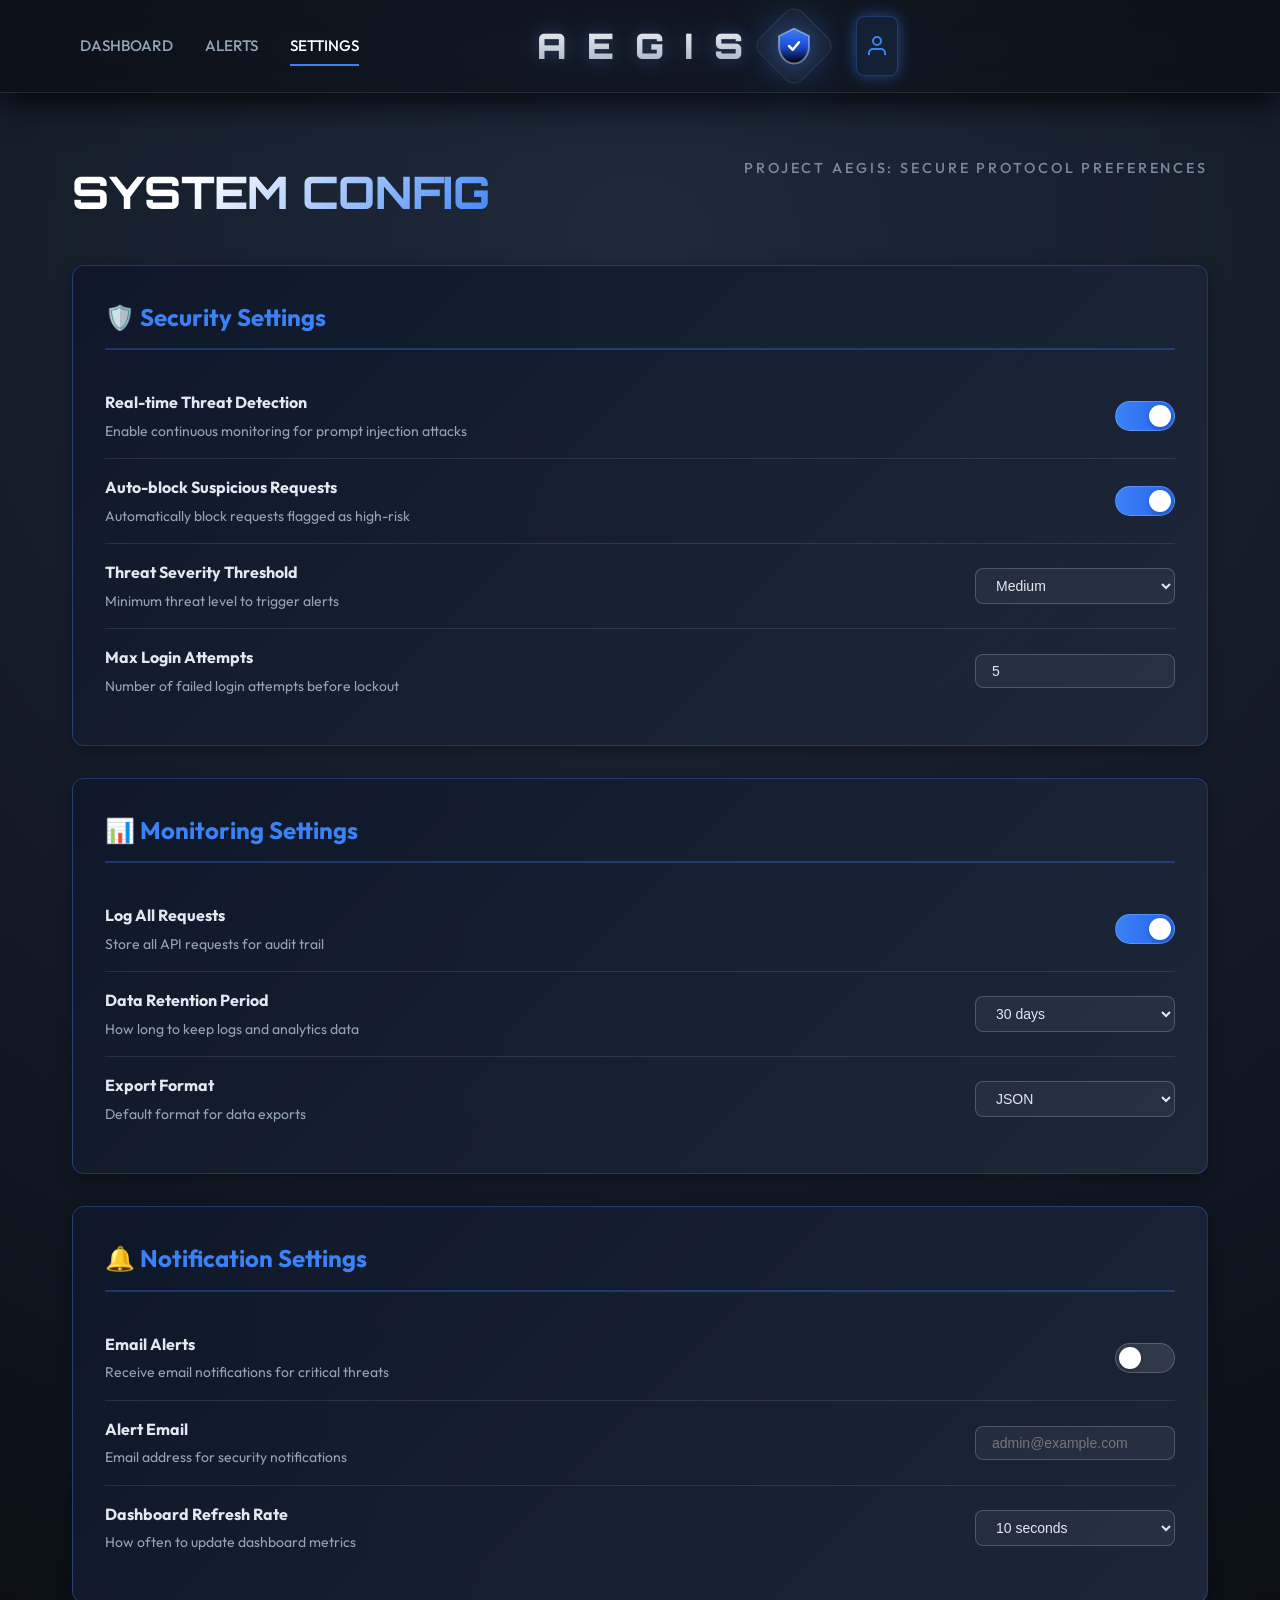
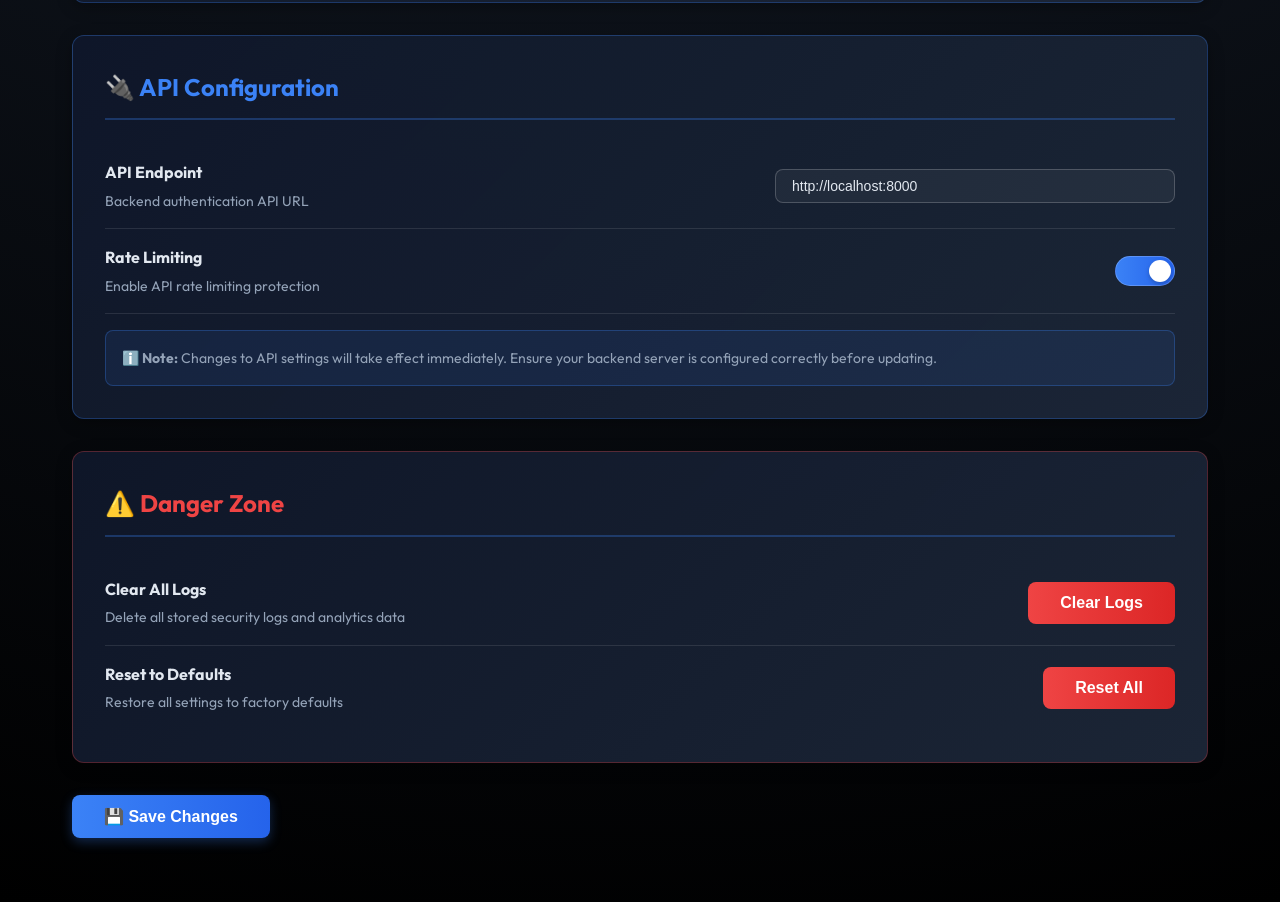
<file: dashboard/settings.html>
<!DOCTYPE html>
<html lang="en">

<head>
    <meta charset="UTF-8">
    <meta name="viewport" content="width=device-width, initial-scale=1.0">
    <title>AEGIS | System Settings</title>
    <link rel="stylesheet" href="styles.css">
    <link rel="preconnect" href="https://fonts.googleapis.com">
    <link rel="preconnect" href="https://fonts.gstatic.com" crossorigin>
    <link
        href="https://fonts.googleapis.com/css2?family=Outfit:wght@300;400;500;600;700&family=Orbitron:wght@400;500;600;700;800;900&display=swap"
        rel="stylesheet">
    <style>
        .settings-container {
            max-width: 1200px;
            margin: 0 auto;
            padding: 2rem;
        }

        .settings-section {
            background: linear-gradient(135deg, rgba(15, 23, 42, 0.95), rgba(30, 41, 59, 0.9));
            border: 1px solid rgba(59, 130, 246, 0.3);
            border-radius: 12px;
            padding: 2rem;
            margin-bottom: 2rem;
            box-shadow: 0 4px 16px rgba(0, 0, 0, 0.3);
        }

        .settings-section h2 {
            color: #3B82F6;
            font-size: 1.5rem;
            margin-bottom: 1.5rem;
            padding-bottom: 0.75rem;
            border-bottom: 2px solid rgba(59, 130, 246, 0.3);
        }

        .setting-item {
            display: flex;
            justify-content: space-between;
            align-items: center;
            padding: 1rem 0;
            border-bottom: 1px solid rgba(255, 255, 255, 0.1);
        }

        .setting-item:last-child {
            border-bottom: none;
        }

        .setting-label {
            display: flex;
            flex-direction: column;
        }

        .setting-label h3 {
            color: #E2E8F0;
            font-size: 1rem;
            margin-bottom: 0.25rem;
        }

        .setting-label p {
            color: #94A3B8;
            font-size: 0.875rem;
        }

        .toggle-switch {
            position: relative;
            width: 60px;
            height: 30px;
            background: rgba(255, 255, 255, 0.1);
            border-radius: 15px;
            cursor: pointer;
            transition: background 0.3s;
            border: 1px solid rgba(255, 255, 255, 0.2);
        }

        .toggle-switch.active {
            background: linear-gradient(90deg, #3B82F6, #2563EB);
        }

        .toggle-slider {
            position: absolute;
            top: 3px;
            left: 3px;
            width: 22px;
            height: 22px;
            background: white;
            border-radius: 50%;
            transition: transform 0.3s;
            box-shadow: 0 2px 4px rgba(0, 0, 0, 0.2);
        }

        .toggle-switch.active .toggle-slider {
            transform: translateX(30px);
        }

        .setting-input {
            background: rgba(255, 255, 255, 0.05);
            border: 1px solid rgba(255, 255, 255, 0.2);
            border-radius: 8px;
            padding: 0.5rem 1rem;
            color: #E2E8F0;
            font-size: 0.875rem;
            width: 200px;
            transition: all 0.3s;
        }

        .setting-input:focus {
            outline: none;
            border-color: #3B82F6;
            box-shadow: 0 0 0 3px rgba(59, 130, 246, 0.1);
        }

        .setting-select {
            background: rgba(255, 255, 255, 0.05);
            border: 1px solid rgba(255, 255, 255, 0.2);
            border-radius: 8px;
            padding: 0.5rem 1rem;
            color: #E2E8F0;
            font-size: 0.875rem;
            width: 200px;
            cursor: pointer;
        }

        .save-btn {
            background: linear-gradient(90deg, #3B82F6, #2563EB);
            color: white;
            border: none;
            border-radius: 8px;
            padding: 0.75rem 2rem;
            font-size: 1rem;
            font-weight: 600;
            cursor: pointer;
            transition: all 0.3s;
            box-shadow: 0 4px 12px rgba(59, 130, 246, 0.3);
        }

        .save-btn:hover {
            transform: translateY(-2px);
            box-shadow: 0 6px 20px rgba(59, 130, 246, 0.4);
        }

        .danger-btn {
            background: linear-gradient(90deg, #EF4444, #DC2626);
            color: white;
            border: none;
            border-radius: 8px;
            padding: 0.75rem 2rem;
            font-size: 1rem;
            font-weight: 600;
            cursor: pointer;
            transition: all 0.3s;
        }

        .danger-btn:hover {
            transform: translateY(-2px);
            box-shadow: 0 6px 20px rgba(239, 68, 68, 0.4);
        }

        .button-group {
            display: flex;
            gap: 1rem;
            margin-top: 2rem;
        }

        .success-message {
            background: rgba(34, 197, 94, 0.2);
            border: 1px solid #22C55E;
            color: #22C55E;
            padding: 1rem;
            border-radius: 8px;
            margin-bottom: 1rem;
            display: none;
        }

        .info-box {
            background: rgba(59, 130, 246, 0.1);
            border: 1px solid rgba(59, 130, 246, 0.3);
            border-radius: 8px;
            padding: 1rem;
            margin-top: 1rem;
        }

        .info-box p {
            color: #94A3B8;
            font-size: 0.875rem;
            margin: 0;
        }
    </style>
</head>

<body class="premium-theme">
    <!-- Cursor Trail Container -->
    <div id="cursor-trail-container"></div>
    <!-- Header -->
    <header class="header">
        <div class="header-left">
            <nav class="header-nav">
                <a href="index.html" class="nav-link">DASHBOARD</a>
                <a href="all-alerts.html" class="nav-link">ALERTS</a>
                <a href="settings.html" class="nav-link active">SETTINGS</a>
            </nav>
        </div>

        <div class="header-center">
            <h1 class="aegis-title">AEGIS</h1>
        </div>

        <div class="header-right">
            <div class="premium-logo-container">
                <div class="glass-bg"></div>
                <svg width="40" height="40" viewBox="0 0 32 32" fill="none" class="aegis-shield-logo">
                    <path d="M16 2L4 8V16C4 23.732 9.268 30 16 30C22.732 30 28 23.732 28 16V8L16 2Z"
                        fill="url(#premiumShieldGradient)" stroke="rgba(255,255,255,0.4)" stroke-width="1.5" />
                    <defs>
                        <linearGradient id="premiumShieldGradient" x1="16" y1="2" x2="16" y2="30"
                            gradientUnits="userSpaceOnUse">
                            <stop offset="0%" stop-color="#3B82F6" />
                            <stop offset="50%" stop-color="#1D4ED8" />
                            <stop offset="100%" stop-color="#000000" />
                        </linearGradient>
                    </defs>
                    <path d="M12 16L15 19L20 13" stroke="#FFFFFF" stroke-width="2" stroke-linecap="round"
                        stroke-linejoin="round" />
                </svg>
                <div class="logo-glow"></div>
            </div>
            <button class="icon-btn" id="loginIcon">
                <svg width="24" height="24" viewBox="0 0 24 24" fill="none" stroke="currentColor" stroke-width="2">
                    <path d="M20 21v-2a4 4 0 0 0-4-4H8a4 4 0 0 0-4 4v2" />
                    <circle cx="12" cy="7" r="4" />
                </svg>
            </button>
        </div>
    </header>

    <!-- Main Content -->
    <main class="main-content">
        <div class="settings-container">
            <!-- Title -->
            <div class="title-section" style="margin-bottom: 2rem;">
                <h2 class="main-title">SYSTEM CONFIG</h2>
                <p class="subtitle">PROJECT AEGIS: SECURE PROTOCOL PREFERENCES</p>
            </div>

            <div id="successMessage" class="success-message">
                Settings saved successfully!
            </div>

            <!-- Security Settings -->
            <div class="settings-section">
                <h2>🛡️ Security Settings</h2>

                <div class="setting-item">
                    <div class="setting-label">
                        <h3>Real-time Threat Detection</h3>
                        <p>Enable continuous monitoring for prompt injection attacks</p>
                    </div>
                    <div class="toggle-switch active" data-setting="realtime">
                        <div class="toggle-slider"></div>
                    </div>
                </div>

                <div class="setting-item">
                    <div class="setting-label">
                        <h3>Auto-block Suspicious Requests</h3>
                        <p>Automatically block requests flagged as high-risk</p>
                    </div>
                    <div class="toggle-switch active" data-setting="autoblock">
                        <div class="toggle-slider"></div>
                    </div>
                </div>

                <div class="setting-item">
                    <div class="setting-label">
                        <h3>Threat Severity Threshold</h3>
                        <p>Minimum threat level to trigger alerts</p>
                    </div>
                    <select class="setting-select" id="threatThreshold">
                        <option value="low">Low</option>
                        <option value="medium" selected>Medium</option>
                        <option value="high">High</option>
                        <option value="critical">Critical</option>
                    </select>
                </div>

                <div class="setting-item">
                    <div class="setting-label">
                        <h3>Max Login Attempts</h3>
                        <p>Number of failed login attempts before lockout</p>
                    </div>
                    <input type="number" class="setting-input" id="maxLoginAttempts" value="5" min="3" max="10">
                </div>
            </div>

            <!-- Monitoring Settings -->
            <div class="settings-section">
                <h2>📊 Monitoring Settings</h2>

                <div class="setting-item">
                    <div class="setting-label">
                        <h3>Log All Requests</h3>
                        <p>Store all API requests for audit trail</p>
                    </div>
                    <div class="toggle-switch active" data-setting="logging">
                        <div class="toggle-slider"></div>
                    </div>
                </div>

                <div class="setting-item">
                    <div class="setting-label">
                        <h3>Data Retention Period</h3>
                        <p>How long to keep logs and analytics data</p>
                    </div>
                    <select class="setting-select" id="retentionPeriod">
                        <option value="7">7 days</option>
                        <option value="30" selected>30 days</option>
                        <option value="90">90 days</option>
                        <option value="365">1 year</option>
                    </select>
                </div>

                <div class="setting-item">
                    <div class="setting-label">
                        <h3>Export Format</h3>
                        <p>Default format for data exports</p>
                    </div>
                    <select class="setting-select" id="exportFormat">
                        <option value="json" selected>JSON</option>
                        <option value="csv">CSV</option>
                        <option value="pdf">PDF</option>
                    </select>
                </div>
            </div>

            <!-- Notification Settings -->
            <div class="settings-section">
                <h2>🔔 Notification Settings</h2>

                <div class="setting-item">
                    <div class="setting-label">
                        <h3>Email Alerts</h3>
                        <p>Receive email notifications for critical threats</p>
                    </div>
                    <div class="toggle-switch" data-setting="emailAlerts">
                        <div class="toggle-slider"></div>
                    </div>
                </div>

                <div class="setting-item">
                    <div class="setting-label">
                        <h3>Alert Email</h3>
                        <p>Email address for security notifications</p>
                    </div>
                    <input type="email" class="setting-input" id="alertEmail" placeholder="admin@example.com">
                </div>

                <div class="setting-item">
                    <div class="setting-label">
                        <h3>Dashboard Refresh Rate</h3>
                        <p>How often to update dashboard metrics</p>
                    </div>
                    <select class="setting-select" id="refreshRate">
                        <option value="5">5 seconds</option>
                        <option value="10" selected>10 seconds</option>
                        <option value="30">30 seconds</option>
                        <option value="60">1 minute</option>
                    </select>
                </div>
            </div>

            <!-- API Settings -->
            <div class="settings-section">
                <h2>🔌 API Configuration</h2>

                <div class="setting-item">
                    <div class="setting-label">
                        <h3>API Endpoint</h3>
                        <p>Backend authentication API URL</p>
                    </div>
                    <input type="text" class="setting-input" id="apiEndpoint" value="http://localhost:8000"
                        style="width: 400px;">
                </div>

                <div class="setting-item">
                    <div class="setting-label">
                        <h3>Rate Limiting</h3>
                        <p>Enable API rate limiting protection</p>
                    </div>
                    <div class="toggle-switch active" data-setting="rateLimiting">
                        <div class="toggle-slider"></div>
                    </div>
                </div>

                <div class="info-box">
                    <p><strong>ℹ️ Note:</strong> Changes to API settings will take effect immediately. Ensure your
                        backend server is configured correctly before updating.</p>
                </div>
            </div>

            <!-- Danger Zone -->
            <div class="settings-section" style="border-color: rgba(239, 68, 68, 0.3);">
                <h2 style="color: #EF4444;">⚠️ Danger Zone</h2>

                <div class="setting-item">
                    <div class="setting-label">
                        <h3>Clear All Logs</h3>
                        <p>Delete all stored security logs and analytics data</p>
                    </div>
                    <button class="danger-btn" onclick="clearLogs()">Clear Logs</button>
                </div>

                <div class="setting-item">
                    <div class="setting-label">
                        <h3>Reset to Defaults</h3>
                        <p>Restore all settings to factory defaults</p>
                    </div>
                    <button class="danger-btn" onclick="resetSettings()">Reset All</button>
                </div>
            </div>

            <!-- Save Button -->
            <div class="button-group">
                <button class="save-btn" onclick="saveSettings()">💾 Save Changes</button>
            </div>
        </div>
    </main>

    <script>
        // Toggle switches functionality
        document.querySelectorAll('.toggle-switch').forEach(toggle => {
            toggle.addEventListener('click', function () {
                this.classList.toggle('active');
            });
        });

        // Save settings function
        function saveSettings() {
            const settings = {
                realtime: document.querySelector('[data-setting="realtime"]').classList.contains('active'),
                autoblock: document.querySelector('[data-setting="autoblock"]').classList.contains('active'),
                threatThreshold: document.getElementById('threatThreshold').value,
                maxLoginAttempts: document.getElementById('maxLoginAttempts').value,
                logging: document.querySelector('[data-setting="logging"]').classList.contains('active'),
                retentionPeriod: document.getElementById('retentionPeriod').value,
                exportFormat: document.getElementById('exportFormat').value,
                emailAlerts: document.querySelector('[data-setting="emailAlerts"]').classList.contains('active'),
                alertEmail: document.getElementById('alertEmail').value,
                refreshRate: document.getElementById('refreshRate').value,
                apiEndpoint: document.getElementById('apiEndpoint').value,
                rateLimiting: document.querySelector('[data-setting="rateLimiting"]').classList.contains('active')
            };

            // Save to localStorage
            localStorage.setItem('genai_sentinel_settings', JSON.stringify(settings));

            // Show success message
            const successMsg = document.getElementById('successMessage');
            successMsg.style.display = 'block';
            setTimeout(() => {
                successMsg.style.display = 'none';
            }, 3000);
        }

        // Clear logs function
        function clearLogs() {
            if (confirm('Are you sure you want to clear all logs? This action cannot be undone.')) {
                // Clear logs logic here
                alert('All logs have been cleared.');
            }
        }

        // Reset settings function
        function resetSettings() {
            if (confirm('Are you sure you want to reset all settings to defaults? This action cannot be undone.')) {
                localStorage.removeItem('genai_sentinel_settings');
                location.reload();
            }
        }

        // Load saved settings on page load
        window.addEventListener('DOMContentLoaded', () => {
            const saved = localStorage.getItem('genai_sentinel_settings');
            if (saved) {
                const settings = JSON.parse(saved);

                // Apply saved settings
                if (settings.realtime !== undefined) {
                    document.querySelector('[data-setting="realtime"]').classList.toggle('active', settings.realtime);
                }
                if (settings.autoblock !== undefined) {
                    document.querySelector('[data-setting="autoblock"]').classList.toggle('active', settings.autoblock);
                }
                if (settings.threatThreshold) {
                    document.getElementById('threatThreshold').value = settings.threatThreshold;
                }
                if (settings.maxLoginAttempts) {
                    document.getElementById('maxLoginAttempts').value = settings.maxLoginAttempts;
                }
                if (settings.alertEmail) {
                    document.getElementById('alertEmail').value = settings.alertEmail;
                }
                if (settings.apiEndpoint) {
                    document.getElementById('apiEndpoint').value = settings.apiEndpoint;
                }
            }
        });
    </script>
</body>

</html>
</file>
<file: dashboard/styles.css>
* {
    margin: 0;
    padding: 0;
    box-sizing: border-box;
}

:root {
    --bg-primary: #000000;
    --bg-secondary: rgba(10, 10, 15, 0.8);
    --bg-card: rgba(20, 25, 40, 0.4);
    --bg-hover: rgba(30, 41, 59, 0.6);
    --text-primary: #FFFFFF;
    --text-secondary: #94A3B8;
    --text-tertiary: #64748B;
    --accent-blue: #3B82F6;
    --accent-blue-glow: rgba(59, 130, 246, 0.5);
    --accent-green: #10B981;
    --accent-red: #EF4444;
    --accent-orange: #F97316;
    --accent-yellow: #EAB308;
    --accent-purple: #A855F7;
    --border-color: rgba(255, 255, 255, 0.1);
    --shadow-sm: 0 1px 2px 0 rgba(0, 0, 0, 0.5);
    --shadow-md: 0 8px 12px -1px rgba(0, 0, 0, 0.6), 0 4px 6px -1px rgba(30, 41, 59, 0.2);
    --shadow-lg: 0 20px 25px -5px rgba(0, 0, 0, 0.8), 0 10px 10px -5px rgba(30, 41, 59, 0.4);
    --glass-blur: blur(16px);
    --glass-border: 1px solid rgba(255, 255, 255, 0.1);
    --3d-shadow: 0 4px 0 #1e3a8a, 0 8px 15px rgba(0, 0, 0, 0.4);

    --glow-blue: 0 0 15px rgba(59, 130, 246, 0.5);
    --glow-purple: 0 0 15px rgba(168, 85, 247, 0.5);
    --glow-green: 0 0 15px rgba(16, 185, 129, 0.5);
    --glow-amber: 0 0 15px rgba(245, 158, 11, 0.5);
}

body.premium-theme {
    font-family: 'Outfit', -apple-system, BlinkMacSystemFont, 'Segoe UI', sans-serif;
    background: radial-gradient(circle at 50% 10%, #1e293b 0%, #000000 100%);
    color: var(--text-primary);
    line-height: 1.6;
    overflow-x: hidden;
    min-height: 100vh;
}

/* Cursor Trail */
.cursor-particle {
    position: fixed;
    pointer-events: none;
    background: var(--accent-blue);
    border-radius: 50%;
    z-index: 9999;
    box-shadow: 0 0 10px var(--accent-blue-glow), 0 0 20px var(--accent-blue-glow);
    transition: transform 0.1s linear, opacity 0.5s ease-out;
}

/* Header */
.header {
    display: grid;
    grid-template-columns: 1fr auto 1fr;
    align-items: center;
    padding: 1rem 2rem;
    background: rgba(0, 0, 0, 0.4);
    border-bottom: var(--glass-border);
    position: sticky;
    top: 0;
    z-index: 100;
    backdrop-filter: var(--glass-blur);
    box-shadow: 0 10px 30px rgba(0, 0, 0, 0.8);
}

.header-center {
    display: flex;
    justify-content: center;
    align-items: center;
}

.aegis-title {
    font-family: 'Orbitron', sans-serif;
    font-size: 2.2rem;
    font-weight: 900;
    letter-spacing: 0.6em;
    padding-left: 0.6em;
    /* Balance the letter spacing */
    background: linear-gradient(to bottom, #FFFFFF 0%, #94A3B8 100%);
    -webkit-background-clip: text;
    -webkit-text-fill-color: transparent;
    text-shadow: 0 0 20px rgba(255, 255, 255, 0.1);
    filter: drop-shadow(0 0 10px rgba(59, 130, 246, 0.3));
}

.premium-logo-container {
    position: relative;
    width: 60px;
    height: 60px;
    display: flex;
    align-items: center;
    justify-content: center;
    margin-right: 1rem;
}

.glass-bg {
    position: absolute;
    width: 100%;
    height: 100%;
    background: rgba(255, 255, 255, 0.05);
    backdrop-filter: blur(8px);
    border: 1px solid rgba(255, 255, 255, 0.1);
    border-radius: 12px;
    transform: rotate(45deg);
}

.aegis-shield-logo {
    z-index: 1;
    filter: drop-shadow(0 0 15px rgba(59, 130, 246, 0.6));
}

.logo-glow {
    position: absolute;
    width: 80%;
    height: 80%;
    background: var(--accent-blue);
    filter: blur(25px);
    opacity: 0.3;
    z-index: 0;
}

.header-left {
    display: flex;
    align-items: center;
}

.logo {
    display: flex;
    align-items: center;
    gap: 0.75rem;
    font-weight: 700;
    font-size: 1.25rem;
    color: var(--text-primary);
}

.logo-text {
    background: linear-gradient(135deg, var(--accent-blue), var(--accent-purple));
    -webkit-background-clip: text;
    -webkit-text-fill-color: transparent;
    background-clip: text;
}

.header-nav {
    display: flex;
    gap: 2rem;
    margin-left: 3rem;
}

.nav-link {
    color: var(--text-secondary);
    text-decoration: none;
    font-weight: 500;
    font-size: 0.95rem;
    transition: all 0.3s ease;
    position: relative;
    padding: 0.5rem 0;
}

.nav-link:hover {
    color: var(--text-primary);
}

.nav-link.active {
    color: var(--text-primary);
}

.nav-link.active::after {
    content: '';
    position: absolute;
    bottom: 0;
    left: 0;
    right: 0;
    height: 2px;
    background: var(--accent-blue);
    animation: slideIn 0.3s ease;
}

.header-right {
    display: flex;
    gap: 1rem;
}

.icon-btn {
    background: transparent;
    border: none;
    color: var(--text-secondary);
    cursor: pointer;
    padding: 0.5rem;
    border-radius: 0.5rem;
    transition: all 0.3s ease;
    display: flex;
    align-items: center;
    justify-content: center;
}

.icon-btn:hover {
    background: var(--bg-hover);
    color: var(--text-primary);
    transform: translateY(-2px);
}

/* Main Content */
.main-content {
    padding: 2rem;
    max-width: 1600px;
    margin: 0 auto;
    animation: fadeIn 0.6s ease;
}

.main-content.hidden {
    display: none;
}

/* Title Section */
.title-section {
    display: flex;
    justify-content: space-between;
    align-items: flex-start;
    margin-bottom: 2rem;
    gap: 2rem;
}

.main-title {
    font-family: 'Orbitron', sans-serif;
    font-size: 2.8rem;
    font-weight: 800;
    margin-bottom: 0.25rem;
    letter-spacing: -0.01em;
    background: linear-gradient(135deg, #FFFFFF 30%, #3B82F6 100%);
    -webkit-background-clip: text;
    -webkit-text-fill-color: transparent;
    background-clip: text;
    animation: slideInLeft 0.6s cubic-bezier(0.16, 1, 0.3, 1);
}

.subtitle {
    font-family: 'Outfit', sans-serif;
    color: var(--text-secondary);
    font-size: 0.9rem;
    font-weight: 500;
    letter-spacing: 0.2em;
    text-transform: uppercase;
    animation: slideInLeft 0.8s cubic-bezier(0.16, 1, 0.3, 1);
    opacity: 0.8;
}

.title-right {
    display: flex;
    align-items: center;
    gap: 1.5rem;
    animation: slideInRight 0.6s ease;
}

.live-indicator {
    display: flex;
    align-items: center;
    gap: 0.5rem;
    color: var(--accent-green);
    font-size: 0.9rem;
    font-weight: 500;
}

.live-dot {
    width: 8px;
    height: 8px;
    background: var(--accent-green);
    border-radius: 50%;
    animation: pulse 2s infinite;
}

.export-btn {
    display: flex;
    align-items: center;
    gap: 0.5rem;
    padding: 0.75rem 1.5rem;
    background: var(--accent-blue);
    color: white;
    border: none;
    border-radius: 0.5rem;
    font-weight: 600;
    cursor: pointer;
    transition: all 0.2s cubic-bezier(0.175, 0.885, 0.32, 1.275);
    font-size: 0.95rem;
    box-shadow: var(--3d-shadow), var(--glow-blue);
    text-shadow: 0 1px 2px rgba(0, 0, 0, 0.3);
    position: relative;
    top: 0;
}

/* Vibrant Button Variants */
.btn-primary {
    background: linear-gradient(135deg, #3B82F6, #1D4ED8);
    box-shadow: 0 4px 0 #1e40af, var(--glow-blue);
}

.btn-secondary {
    background: linear-gradient(135deg, #A855F7, #7E22CE);
    box-shadow: 0 4px 0 #581c87, var(--glow-purple);
}

.btn-success {
    background: linear-gradient(135deg, #10B981, #047857);
    box-shadow: 0 4px 0 #064e3b, var(--glow-green);
}

.btn-warning {
    background: linear-gradient(135deg, #F59E0B, #B45309);
    box-shadow: 0 4px 0 #78350f, var(--glow-amber);
}

.icon-btn#loginIcon {
    background: rgba(59, 130, 246, 0.1);
    border: 1px solid rgba(59, 130, 246, 0.3);
    color: var(--accent-blue);
    box-shadow: var(--glow-blue);
}

.icon-btn#loginIcon:hover {
    background: var(--accent-blue);
    color: white;
    box-shadow: 0 0 25px var(--accent-blue-glow);
}

.export-btn:hover {
    background: #2563EB;
    transform: translateY(-2px);
    box-shadow: 0 6px 0 #1e3a8a, 0 12px 20px rgba(0, 0, 0, 0.5);
}

.export-btn:active {
    transform: translateY(4px);
    box-shadow: 0 0 0 #1e3a8a, 0 2px 5px rgba(0, 0, 0, 0.2);
    top: 4px;
}

/* Filters */
.filters-section {
    display: flex;
    gap: 1.5rem;
    margin-bottom: 2rem;
    animation: fadeInUp 0.8s ease;
}

.filter-group {
    display: flex;
    flex-direction: column;
    gap: 0.5rem;
}

.filter-group label {
    font-size: 0.75rem;
    font-weight: 600;
    color: var(--text-tertiary);
    text-transform: uppercase;
    letter-spacing: 0.05em;
}

.filter-select {
    padding: 0.75rem 1rem;
    background: var(--bg-card);
    border: 1px solid var(--border-color);
    border-radius: 0.5rem;
    color: var(--text-primary);
    font-size: 0.95rem;
    cursor: pointer;
    transition: all 0.3s ease;
    appearance: none;
    background-image: url("data:image/svg+xml,%3Csvg width='12' height='8' viewBox='0 0 12 8' fill='none' xmlns='http://www.w3.org/2000/svg'%3E%3Cpath d='M1 1L6 6L11 1' stroke='%2394A3B8' stroke-width='2' stroke-linecap='round' stroke-linejoin='round'/%3E%3C/svg%3E");
    background-repeat: no-repeat;
    background-position: right 1rem center;
    padding-right: 2.5rem;
}

.filter-select:hover {
    border-color: var(--accent-blue);
    background-color: var(--bg-hover);
}

.filter-select:focus {
    outline: none;
    border-color: var(--accent-blue);
    box-shadow: 0 0 0 3px rgba(59, 130, 246, 0.1);
}

/* Metrics Grid */
.metrics-grid {
    display: grid;
    grid-template-columns: repeat(auto-fit, minmax(280px, 1fr));
    gap: 1.5rem;
    margin-bottom: 2rem;
}

.metric-card {
    background: var(--bg-card);
    border: var(--glass-border);
    border-radius: 1rem;
    padding: 1.5rem;
    transition: all 0.4s cubic-bezier(0.4, 0, 0.2, 1);
    animation: fadeInUp 0.6s ease backwards;
    backdrop-filter: var(--glass-blur);
    box-shadow: var(--shadow-md);
    position: relative;
    overflow: hidden;
}

.metric-card::before {
    content: '';
    position: absolute;
    top: 0;
    left: 0;
    right: 0;
    height: 100%;
    background: linear-gradient(135deg, rgba(255, 255, 255, 0.05) 0%, transparent 100%);
    pointer-events: none;
}

.metric-card:hover {
    transform: translateY(-8px) scale(1.02);
    box-shadow: var(--shadow-lg), 0 0 20px rgba(59, 130, 246, 0.2);
    border-color: rgba(255, 255, 255, 0.2);
    background: rgba(30, 41, 59, 0.5);
}

.metric-card:nth-child(1) {
    animation-delay: 0.1s;
}

.metric-card:nth-child(2) {
    animation-delay: 0.2s;
}

.metric-card:nth-child(3) {
    animation-delay: 0.3s;
}

.metric-card:nth-child(4) {
    animation-delay: 0.4s;
}

.metric-header {
    display: flex;
    justify-content: space-between;
    align-items: center;
    margin-bottom: 1rem;
}

.metric-label {
    font-size: 0.75rem;
    font-weight: 600;
    color: var(--text-tertiary);
    text-transform: uppercase;
    letter-spacing: 0.05em;
}

.metric-icon {
    width: 32px;
    height: 32px;
    display: flex;
    align-items: center;
    justify-content: center;
}

.metric-icon.spinning svg {
    animation: spin 2s linear infinite;
}

.metric-value {
    font-size: 2.75rem;
    font-weight: 800;
    color: var(--text-primary);
    margin-bottom: 0.5rem;
    line-height: 1;
    text-shadow: 0 0 15px rgba(255, 255, 255, 0.2);
    letter-spacing: -0.02em;
}

.metric-value-text {
    font-size: 2.5rem;
    font-weight: 800;
    color: var(--text-primary);
    margin-bottom: 0.5rem;
    line-height: 1;
    text-shadow: 0 0 15px rgba(255, 255, 255, 0.2);
}

.metric-unit {
    font-size: 1.5rem;
    font-weight: 600;
    color: var(--text-secondary);
    margin-left: 0.25rem;
}

.metric-trend {
    display: inline-flex;
    align-items: center;
    gap: 0.25rem;
    font-size: 0.9rem;
    font-weight: 600;
    margin-bottom: 0.5rem;
    padding: 0.25rem 0.5rem;
    border-radius: 0.25rem;
}

.metric-trend.positive {
    color: var(--accent-green);
    background: rgba(16, 185, 129, 0.1);
}

.metric-trend.negative {
    color: var(--accent-red);
    background: rgba(239, 68, 68, 0.1);
}

.metric-trend.neutral {
    color: var(--text-secondary);
    background: rgba(148, 163, 184, 0.1);
}

.metric-description {
    font-size: 0.85rem;
    color: var(--text-secondary);
}

/* Charts Grid */
.charts-grid {
    display: grid;
    grid-template-columns: repeat(auto-fit, minmax(400px, 1fr));
    gap: 1.5rem;
    margin-bottom: 2rem;
}

.chart-card {
    background: var(--bg-card);
    border: var(--glass-border);
    border-radius: 1rem;
    padding: 1.5rem;
    transition: all 0.4s cubic-bezier(0.4, 0, 0.2, 1);
    animation: fadeInUp 0.8s ease backwards;
    backdrop-filter: var(--glass-blur);
    box-shadow: var(--shadow-md);
}

.chart-card:hover {
    transform: translateY(-4px);
    box-shadow: var(--shadow-lg);
    border-color: rgba(255, 255, 255, 0.15);
}

.chart-header {
    display: flex;
    justify-content: space-between;
    align-items: flex-start;
    margin-bottom: 1.5rem;
}

.chart-title {
    font-size: 1.25rem;
    font-weight: 600;
    color: var(--text-primary);
}

.chart-subtitle {
    font-size: 0.85rem;
    color: var(--text-secondary);
    margin-top: 0.25rem;
}

.view-details-link {
    color: var(--accent-blue);
    text-decoration: none;
    font-size: 0.9rem;
    font-weight: 500;
    transition: all 0.3s ease;
}

.view-details-link:hover {
    color: #60A5FA;
    text-decoration: underline;
}

.chart-container {
    position: relative;
    height: 300px;
    margin-bottom: 1rem;
}

/* Heatmap */
.heatmap-container {
    display: flex;
    gap: 2rem;
    align-items: flex-start;
}

.heatmap {
    flex: 1;
    height: 400px;
    background: linear-gradient(135deg, var(--bg-secondary), var(--bg-card));
    border-radius: 0.5rem;
    position: relative;
    overflow: hidden;
}

.heatmap svg {
    width: 100%;
    height: 100%;
    display: block;
}

.heatmap .country {
    transition: all 0.3s ease;
}

.heatmap .country:hover {
    stroke-width: 1.5 !important;
}

.heatmap-legend {
    min-width: 180px;
}

.legend-title {
    font-size: 0.75rem;
    font-weight: 600;
    color: var(--text-tertiary);
    text-transform: uppercase;
    letter-spacing: 0.05em;
    margin-bottom: 1rem;
}

.legend-item {
    display: flex;
    align-items: center;
    gap: 0.75rem;
    margin-bottom: 0.75rem;
    font-size: 0.9rem;
    color: var(--text-secondary);
}

.legend-dot {
    width: 12px;
    height: 12px;
    border-radius: 50%;
    flex-shrink: 0;
}

.legend-value {
    margin-left: auto;
    font-weight: 600;
    color: var(--text-primary);
}

.chart-legend {
    display: grid;
    grid-template-columns: repeat(2, 1fr);
    gap: 0.75rem;
    margin-top: 1rem;
}

/* Incidents Section */
.incidents-section {
    background: var(--bg-card);
    border: 1px solid var(--border-color);
    border-radius: 0.75rem;
    padding: 1.5rem;
    animation: fadeInUp 1s ease;
}

.incidents-table {
    overflow-x: auto;
    margin-top: 1.5rem;
}

table {
    width: 100%;
    border-collapse: collapse;
}

thead {
    border-bottom: 1px solid var(--border-color);
}

th {
    text-align: left;
    padding: 1rem;
    font-size: 0.75rem;
    font-weight: 600;
    color: var(--text-tertiary);
    text-transform: uppercase;
    letter-spacing: 0.05em;
}

td {
    padding: 1rem;
    border-bottom: 1px solid rgba(51, 65, 85, 0.3);
    color: var(--text-secondary);
    font-size: 0.9rem;
}

tbody tr {
    transition: all 0.3s ease;
}

tbody tr:hover {
    background: var(--bg-hover);
}

.severity-badge {
    display: inline-block;
    padding: 0.25rem 0.75rem;
    border-radius: 0.25rem;
    font-size: 0.75rem;
    font-weight: 600;
    text-transform: uppercase;
}

.severity-high {
    background: rgba(239, 68, 68, 0.2);
    color: var(--accent-red);
}

.severity-medium {
    background: rgba(249, 115, 22, 0.2);
    color: var(--accent-orange);
}

.severity-low {
    background: rgba(234, 179, 8, 0.2);
    color: var(--accent-yellow);
}

.action-badge {
    display: inline-block;
    padding: 0.25rem 0.75rem;
    border-radius: 0.25rem;
    font-size: 0.75rem;
    font-weight: 600;
    text-transform: uppercase;
}

.action-blocked {
    background: rgba(16, 185, 129, 0.2);
    color: var(--accent-green);
}

.action-sanitized {
    background: rgba(59, 130, 246, 0.2);
    color: var(--accent-blue);
}

/* Animations */
@keyframes fadeIn {
    from {
        opacity: 0;
    }

    to {
        opacity: 1;
    }
}

@keyframes fadeInUp {
    from {
        opacity: 0;
        transform: translateY(20px);
    }

    to {
        opacity: 1;
        transform: translateY(0);
    }
}

@keyframes slideInLeft {
    from {
        opacity: 0;
        transform: translateX(-20px);
    }

    to {
        opacity: 1;
        transform: translateX(0);
    }
}

@keyframes slideInRight {
    from {
        opacity: 0;
        transform: translateX(20px);
    }

    to {
        opacity: 1;
        transform: translateX(0);
    }
}

@keyframes slideIn {
    from {
        width: 0;
    }

    to {
        width: 100%;
    }
}

@keyframes pulse {

    0%,
    100% {
        opacity: 1;
        transform: scale(1);
    }

    50% {
        opacity: 0.7;
        transform: scale(1.1);
    }
}

@keyframes spin {
    from {
        transform: rotate(0deg);
    }

    to {
        transform: rotate(360deg);
    }
}

/* Responsive */
@media (max-width: 1200px) {
    .chart-card.large {
        grid-column: span 1;
    }

    .charts-grid {
        grid-template-columns: 1fr;
    }
}

/* Cyberpunk Login Modal */
.login-modal {
    display: none;
    position: fixed;
    top: 0;
    left: 0;
    width: 100%;
    height: 100%;
    background: rgba(0, 0, 0, 0.95);
    backdrop-filter: blur(10px);
    z-index: 1000;
    align-items: center;
    justify-content: center;
    animation: fadeIn 0.3s ease;
}

.login-modal.active {
    display: flex;
}

.login-container {
    position: relative;
    width: 100%;
    max-width: 450px;
    padding: 2px;
    background: linear-gradient(135deg, #00FFFF, #FF00FF, #00FFFF);
    background-size: 200% 200%;
    animation: gradientShift 3s ease infinite;
    border-radius: 4px;
    box-shadow:
        0 0 20px rgba(0, 255, 255, 0.5),
        0 0 40px rgba(255, 0, 255, 0.3),
        inset 0 0 20px rgba(0, 255, 255, 0.1);
}

.cyberpunk-border {
    background: #0A0A0F;
    border-radius: 2px;
    padding: 2rem;
    position: relative;
    overflow: hidden;
}

.cyberpunk-border::before {
    content: '';
    position: absolute;
    top: 0;
    left: -100%;
    width: 100%;
    height: 100%;
    background: linear-gradient(90deg, transparent, rgba(0, 255, 255, 0.1), transparent);
    animation: scan 3s linear infinite;
}

.login-content {
    position: relative;
    z-index: 1;
}

.login-header {
    text-align: center;
    margin-bottom: 2rem;
}

.cyberpunk-logo {
    margin-bottom: 1rem;
    animation: pulse 2s ease-in-out infinite;
}

.cyberpunk-title {
    font-size: 2rem;
    font-weight: 700;
    background: linear-gradient(135deg, #00FFFF, #FF00FF);
    -webkit-background-clip: text;
    -webkit-text-fill-color: transparent;
    background-clip: text;
    text-transform: uppercase;
    letter-spacing: 0.2em;
    margin-bottom: 0.5rem;
    text-shadow: 0 0 20px rgba(0, 255, 255, 0.5);
    animation: textGlow 2s ease-in-out infinite;
}

.cyberpunk-subtitle {
    color: #00FFFF;
    font-size: 0.75rem;
    letter-spacing: 0.3em;
    text-transform: uppercase;
    opacity: 0.8;
}

.login-form {
    display: flex;
    flex-direction: column;
    gap: 1.5rem;
}

.input-group {
    position: relative;
}

.cyberpunk-label {
    display: block;
    color: #00FFFF;
    font-size: 0.75rem;
    font-weight: 600;
    text-transform: uppercase;
    letter-spacing: 0.1em;
    margin-bottom: 0.5rem;
}

.cyberpunk-input {
    width: 100%;
    padding: 1rem;
    background: rgba(0, 255, 255, 0.05);
    border: 2px solid #00FFFF;
    border-radius: 2px;
    color: #FFFFFF;
    font-family: 'Inter', monospace;
    font-size: 0.9rem;
    letter-spacing: 0.1em;
    transition: all 0.3s ease;
    outline: none;
    box-shadow: 0 0 10px rgba(0, 255, 255, 0.2);
}

.cyberpunk-input::placeholder {
    color: rgba(0, 255, 255, 0.4);
    text-transform: uppercase;
}

.cyberpunk-input:focus {
    border-color: #FF00FF;
    box-shadow:
        0 0 20px rgba(0, 255, 255, 0.5),
        0 0 40px rgba(255, 0, 255, 0.3);
    background: rgba(0, 255, 255, 0.1);
}

.input-glow {
    position: absolute;
    bottom: 0;
    left: 0;
    width: 0;
    height: 2px;
    background: linear-gradient(90deg, #00FFFF, #FF00FF);
    transition: width 0.3s ease;
    box-shadow: 0 0 10px rgba(0, 255, 255, 0.8);
}

.cyberpunk-input:focus+.input-glow {
    width: 100%;
}

.cyberpunk-button {
    position: relative;
    padding: 1rem 2rem;
    background: linear-gradient(135deg, #00FFFF, #FF00FF);
    border: none;
    border-radius: 2px;
    color: #0A0A0F;
    font-weight: 700;
    font-size: 0.9rem;
    text-transform: uppercase;
    letter-spacing: 0.2em;
    cursor: pointer;
    overflow: hidden;
    transition: all 0.3s ease;
    box-shadow:
        0 0 20px rgba(0, 255, 255, 0.5),
        0 0 40px rgba(255, 0, 255, 0.3);
}

.cyberpunk-button:hover {
    transform: translateY(-2px);
    box-shadow:
        0 0 30px rgba(0, 255, 255, 0.8),
        0 0 60px rgba(255, 0, 255, 0.5);
}

.cyberpunk-button:active {
    transform: translateY(0);
}

.button-glow {
    position: absolute;
    top: 0;
    left: -100%;
    width: 100%;
    height: 100%;
    background: linear-gradient(90deg, transparent, rgba(255, 255, 255, 0.3), transparent);
    animation: buttonScan 2s linear infinite;
}

.cyberpunk-footer {
    margin-top: 2rem;
    text-align: center;
    padding-top: 1.5rem;
    border-top: 1px solid rgba(0, 255, 255, 0.2);
    position: relative;
}

.scan-line {
    position: absolute;
    top: 0;
    left: 0;
    width: 100%;
    height: 1px;
    background: linear-gradient(90deg, transparent, #00FFFF, transparent);
    animation: scanLine 2s linear infinite;
}

.cyberpunk-footer p {
    color: rgba(0, 255, 255, 0.6);
    font-size: 0.75rem;
    letter-spacing: 0.1em;
    text-transform: uppercase;
}

.status-online {
    color: #00FF00;
    text-shadow: 0 0 10px rgba(0, 255, 0, 0.8);
    animation: blink 1s ease-in-out infinite;
}

.error-message {
    color: #FF0066;
    font-size: 0.85rem;
    text-align: center;
    padding: 0.5rem;
    background: rgba(255, 0, 102, 0.1);
    border: 1px solid rgba(255, 0, 102, 0.3);
    border-radius: 2px;
    display: none;
    text-transform: uppercase;
    letter-spacing: 0.1em;
    animation: shake 0.5s ease;
}

.error-message.show {
    display: block;
}

/* Cyberpunk Animations */
@keyframes gradientShift {

    0%,
    100% {
        background-position: 0% 50%;
    }

    50% {
        background-position: 100% 50%;
    }
}

@keyframes scan {
    0% {
        left: -100%;
    }

    100% {
        left: 100%;
    }
}

@keyframes scanLine {
    0% {
        transform: translateX(-100%);
    }

    100% {
        transform: translateX(100%);
    }
}

@keyframes textGlow {

    0%,
    100% {
        text-shadow: 0 0 20px rgba(0, 255, 255, 0.5);
    }

    50% {
        text-shadow: 0 0 30px rgba(0, 255, 255, 0.8), 0 0 40px rgba(255, 0, 255, 0.5);
    }
}

@keyframes buttonScan {
    0% {
        left: -100%;
    }

    100% {
        left: 100%;
    }
}

@keyframes blink {

    0%,
    100% {
        opacity: 1;
    }

    50% {
        opacity: 0.5;
    }
}

@keyframes shake {

    0%,
    100% {
        transform: translateX(0);
    }

    25% {
        transform: translateX(-10px);
    }

    75% {
        transform: translateX(10px);
    }
}

@media (max-width: 768px) {
    .header {
        flex-wrap: wrap;
        padding: 1rem;
    }

    .header-nav {
        margin-left: 0;
        margin-top: 1rem;
        order: 3;
        width: 100%;
        justify-content: space-around;
    }

    .main-content {
        padding: 1rem;
    }

    .title-section {
        flex-direction: column;
    }

    .main-title {
        font-size: 2rem;
    }

    .filters-section {
        flex-direction: column;
    }

    .metrics-grid {
        grid-template-columns: 1fr;
    }

    .heatmap-container {
        flex-direction: column;
    }

    .login-container {
        max-width: 90%;
        margin: 1rem;
    }
}
</file>
